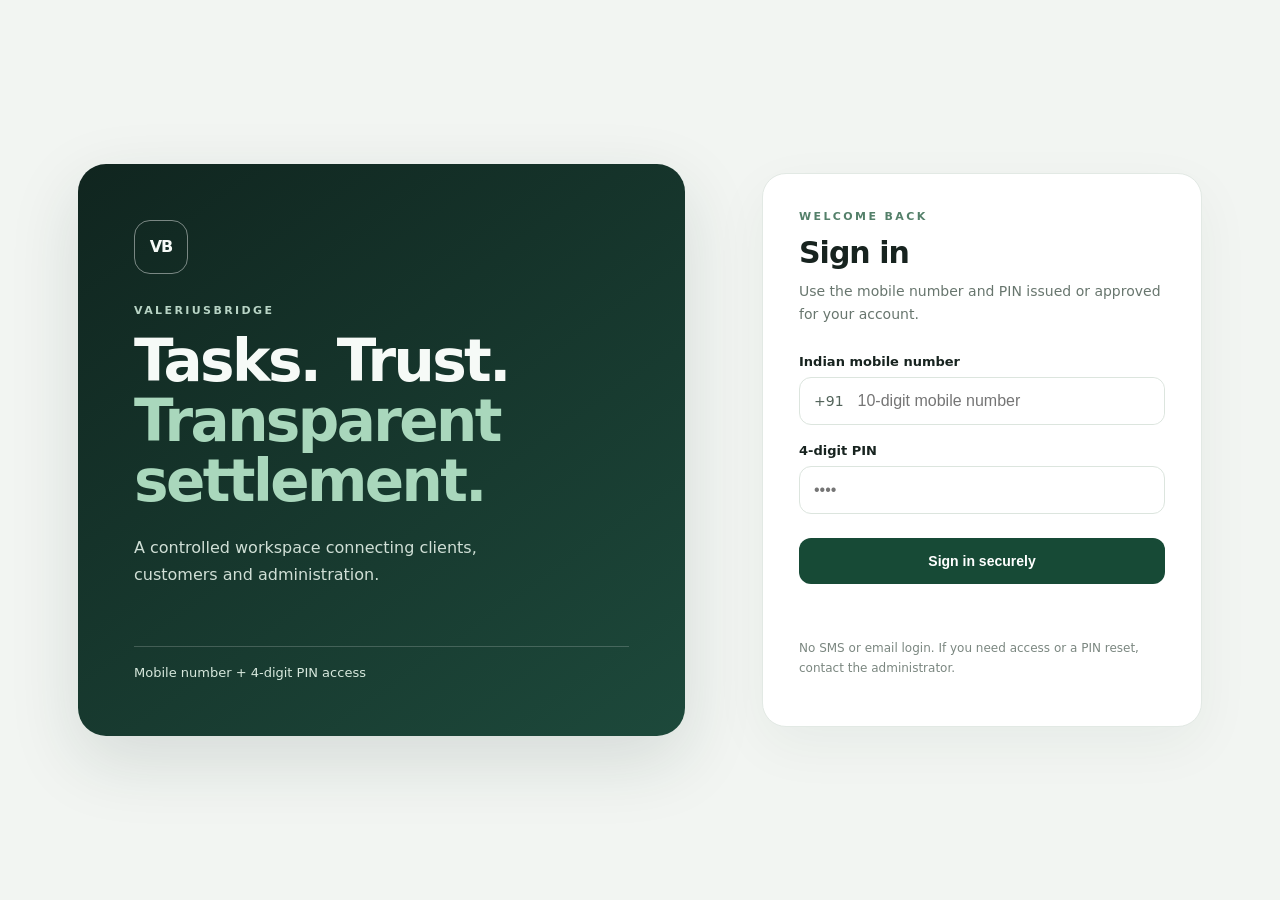
<file: index.html>
<!doctype html>
<html lang="en">
<head>
  <meta charset="UTF-8">
  <meta name="viewport" content="width=device-width, initial-scale=1">
  <meta name="theme-color" content="#10251f">
  <title>ValeriusBridge</title>
  <link rel="stylesheet" href="styles.css">
</head>
<body>
  <main class="shell">
    <section class="brand">
      <div class="mark">VB</div>
      <p class="eyebrow">VALERIUSBRIDGE</p>
      <h1>Tasks. Trust.<br><span>Transparent settlement.</span></h1>
      <p class="sub">A controlled workspace connecting clients, customers and administration.</p>
      <div class="security-note">Mobile number + 4-digit PIN access</div>
    </section>
    <section class="panel" id="login-panel">
      <p class="eyebrow dark">WELCOME BACK</p>
      <h2>Sign in</h2>
      <p class="muted">Use the mobile number and PIN issued or approved for your account.</p>
      <form id="login-form">
        <label for="phone">Indian mobile number</label>
        <div class="phone-wrap"><span>+91</span><input id="phone" inputmode="numeric" autocomplete="tel-national" maxlength="10" placeholder="10-digit mobile number" required></div>
        <label for="pin">4-digit PIN</label>
        <input id="pin" inputmode="numeric" autocomplete="current-password" maxlength="4" pattern="[0-9]{4}" placeholder="••••" required>
        <button id="login-button" type="submit">Sign in securely</button>
        <p id="message" class="message" role="status"></p>
      </form>
      <p class="footnote">No SMS or email login. If you need access or a PIN reset, contact the administrator.</p>
    </section>
    <section class="panel hidden" id="workspace">
      <div class="workspace-head">
        <div><p class="eyebrow dark">YOUR WORKSPACE</p><h2 id="role-title">Account</h2></div>
        <button class="secondary" id="logout-button" type="button">Sign out</button>
      </div>
      <p class="muted">Your session is authenticated. This starter build does not yet expose package, order, wallet or proof-management actions.</p>
      <div class="notice">Next development stage: connect role-specific dashboards and protected backend operations.</div>
    </section>
  </main>
  <script src="app.js"></script>
</body>
</html>
</file>
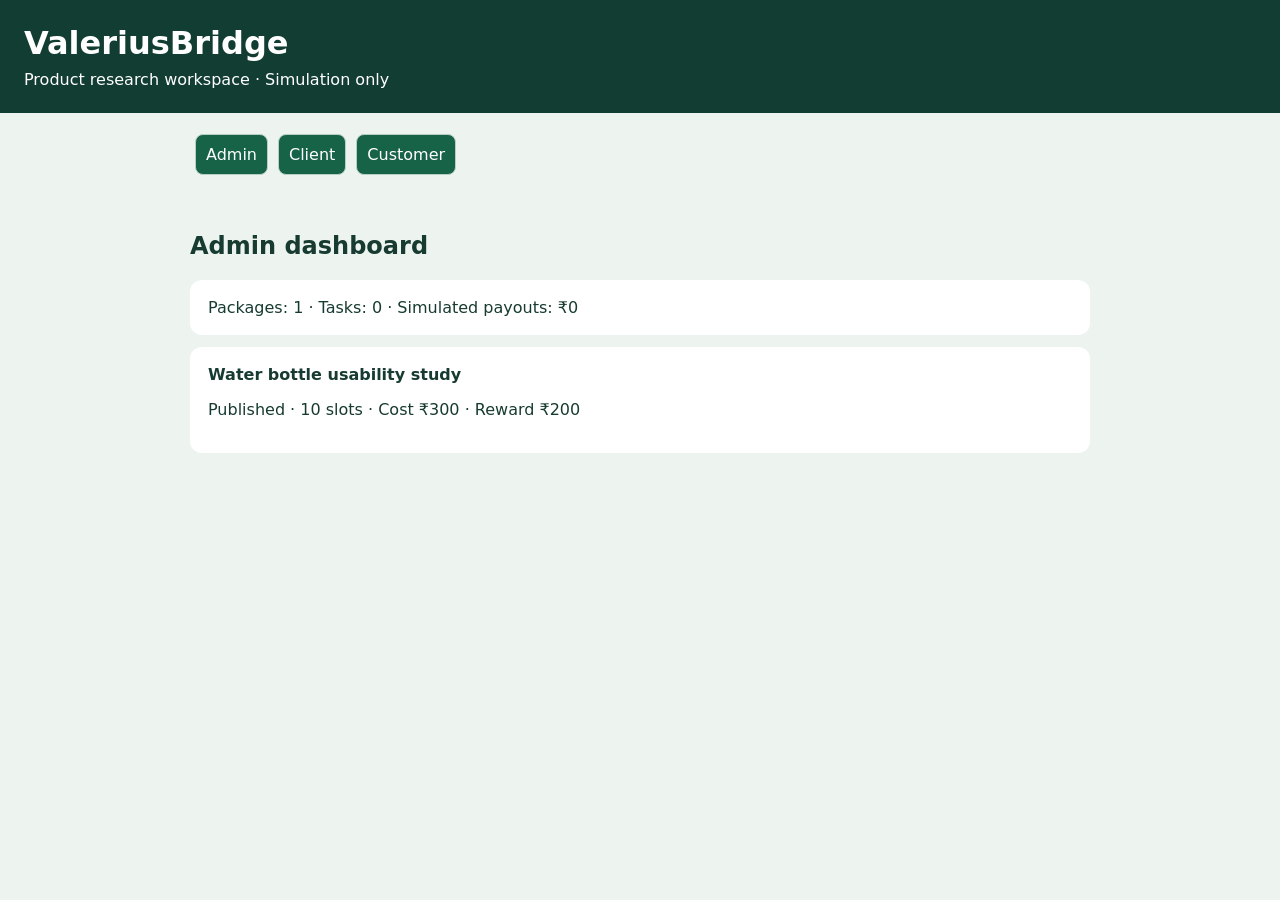
<file: demo.html>
<!doctype html><html lang="en"><meta charset="utf-8"><meta name="viewport" content="width=device-width,initial-scale=1"><title>ValeriusBridge Demo</title><style>body{font:16px system-ui;background:#edf4f0;color:#173b30;margin:0}header{background:#123d32;color:white;padding:24px}main,nav{max-width:900px;margin:auto;padding:16px}button,input,select,textarea{font:inherit;padding:10px;margin:5px;border:1px solid #b7cfc3;border-radius:8px}button{background:#176348;color:white;cursor:pointer}section{background:white;padding:18px;margin:12px 0;border-radius:12px}label{display:block}small{color:#52685d}input,textarea{max-width:90%}h1{margin:0 0 8px}</style><header><h1>ValeriusBridge</h1>Product research workspace · Simulation only</header><nav><button onclick="switchRole('Admin')">Admin</button><button onclick="switchRole('Client')">Client</button><button onclick="switchRole('Customer')">Customer</button></nav><main id="app"></main><script>
let role='Admin',funds=15000,packages=[{name:'Water bottle usability study',price:300,reward:200,size:10,status:'Published'}],orders=[],paid=0,profile={name:'Demo Client',gst:'',address:'',state:'Delhi'};const app=document.getElementById('app'),money=n=>'₹'+n.toLocaleString('en-IN'),esc=s=>String(s).replace(/[&<>"']/g,c=>({'&':'&amp;','<':'&lt;','>':'&gt;','"':'&quot;',"'":'&#39;'}[c])),val=id=>document.getElementById(id).value;function switchRole(r){role=r;render()}function render(){let h='<h2>'+role+' dashboard</h2><section>Packages: '+packages.length+' · Tasks: '+orders.length+' · Simulated payouts: '+money(paid)+'</section>';if(role==='Client')h+='<section><h3>Client wallet: '+money(funds)+'</h3><button onclick="funds+=5000;render()">Add ₹5,000 demo funds</button><h3>Create research package</h3><label>Research name <input id="name"></label><label>Product cost <input id="price" type="number" min="0" value="300"></label><label>Reward <input id="reward" type="number" min="0" value="200"></label><label>Slots <select id="size"><option>10</option><option>25</option><option>50</option></select></label><button onclick="create()">Submit package</button><small>Commission ₹150 per slot (sample)</small></section><section><h3>Sample GST profile</h3><label>Legal name <input id="legal" value="'+esc(profile.name)+'"></label><label>GSTIN <input id="gst" value="'+esc(profile.gst)+'"></label><label>Billing address <input id="address" value="'+esc(profile.address)+'"></label><label>State <input id="state" value="'+esc(profile.state)+'"></label><button onclick="saveProfile()">Save profile</button></section>';packages.forEach((p,i)=>{if(role==='Customer'&&p.status!=='Published')return;h+='<section><b>'+esc(p.name)+'</b><p>'+p.status+' · '+p.size+' slots · Cost '+money(p.price)+' · Reward '+money(p.reward)+'</p>';if(role==='Admin'&&p.status==='Pending')h+='<button onclick="packages['+i+'].status=\'Published\';render()">Publish</button>';if(role==='Customer'&&!orders.some(o=>o.i===i)&&!orders.some(o=>['Accepted','Submitted'].includes(o.status)))h+='<button onclick="accept('+i+')">Accept task</button>';h+='</section>'});orders.forEach((o,i)=>{h+='<section><b>'+esc(packages[o.i].name)+'</b><p>'+o.status+' · Payable '+money(o.amount)+' · Paid '+money(o.paid)+'</p>';if(role==='Customer'&&o.status==='Accepted')h+='<textarea id="proof'+i+'" placeholder="Private research notes"></textarea><button onclick="submitProof('+i+')">Submit proof</button>';if(role==='Admin'&&o.status==='Submitted')h+='<p>'+esc(o.proof)+'</p><button onclick="orders['+i+'].status=\'Approved\';render()">Approve proof</button>';if(role==='Admin'&&o.status==='Approved')h+='<input id="pay'+i+'" type="number" value="'+(o.amount-o.paid)+'"><button onclick="pay('+i+')">Record demo payout</button>';h+='</section>'});app.innerHTML=h}function saveProfile(){profile={name:val('legal'),gst:val('gst'),address:val('address'),state:val('state')};render()}function create(){let name=val('name').trim(),price=Number(val('price')),reward=Number(val('reward')),size=Number(val('size')),total=(price+reward+150)*size;if(!name||!Number.isFinite(total)||price<0||reward<0||total>funds)return alert('Check details and funds');funds-=total;packages.push({name,price,reward,size,status:'Pending'});render()}function accept(i){let p=packages[i];orders.push({i,status:'Accepted',amount:p.price+p.reward,paid:0});render()}function submitProof(i){let proof=val('proof'+i).trim();if(!proof)return alert('Enter notes');orders[i].proof=proof;orders[i].status='Submitted';render()}function pay(i){let o=orders[i],n=Number(val('pay'+i));if(!(n>0&&n<=o.amount-o.paid))return alert('Invalid amount');o.paid+=n;paid+=n;if(o.paid===o.amount)o.status='Paid';render()}render();</script></html>
</file>
<file: styles.css>
*{box-sizing:border-box}body{margin:0;min-height:100vh;background:#f2f5f2;color:#17231f;font-family:Inter,ui-sans-serif,system-ui,-apple-system,BlinkMacSystemFont,"Segoe UI",sans-serif}.shell{min-height:100vh;display:grid;grid-template-columns:1fr 440px;gap:6vw;align-items:center;max-width:1180px;margin:auto;padding:56px 28px}.brand{color:#f6faf7;background:linear-gradient(145deg,#10251f,#1d493b);border-radius:28px;padding:56px;min-height:570px;display:flex;flex-direction:column;justify-content:center;box-shadow:0 24px 70px #17382b22}.mark{width:54px;height:54px;border:1px solid #ffffff70;border-radius:16px;display:grid;place-items:center;font-weight:800;letter-spacing:-1px}.eyebrow{font-size:11px;letter-spacing:2.4px;font-weight:800;color:#b8d4c5;margin:30px 0 14px}.brand h1{font-size:clamp(38px,5vw,58px);line-height:1.04;letter-spacing:-2.6px;margin:0}.brand h1 span{color:#a9d7bc}.sub{max-width:390px;color:#d0dfd6;line-height:1.7;margin-top:22px}.security-note{margin-top:42px;border-top:1px solid #ffffff30;padding-top:18px;color:#d7e8dd;font-size:13px}.panel{background:white;border:1px solid #e2e9e4;border-radius:24px;padding:36px;box-shadow:0 18px 55px #183a2a0d}.eyebrow.dark{color:#54806a;margin:0 0 12px}.panel h2{font-size:30px;letter-spacing:-1px;margin:0 0 10px}.muted{color:#68766e;font-size:14px;line-height:1.65;margin:0 0 28px}label{display:block;font-size:13px;font-weight:700;margin:18px 0 8px}.phone-wrap{display:flex;align-items:center;border:1px solid #dce5de;border-radius:12px;overflow:hidden}.phone-wrap span{padding-left:14px;color:#52635a;font-size:14px}input{width:100%;padding:14px;border:1px solid #dce5de;border-radius:12px;font-size:16px;outline:none;background:#fff;color:#17231f}.phone-wrap input{border:0}.phone-wrap:focus-within,input:focus{border-color:#367b59;box-shadow:0 0 0 3px #367b5918}button{width:100%;margin-top:24px;border:0;border-radius:12px;padding:15px;background:#174a36;color:white;font-weight:750;font-size:14px;cursor:pointer}button:disabled{opacity:.6;cursor:wait}.message{min-height:20px;font-size:13px;color:#a33d35;line-height:1.5}.footnote{font-size:12px;color:#7b8780;line-height:1.6;margin-top:22px}.hidden{display:none}.workspace-head{display:flex;align-items:center;justify-content:space-between;gap:14px}.workspace-head .eyebrow{margin:0 0 8px}.secondary{width:auto;margin:0;background:#edf3ef;color:#244c38;padding:11px 14px}.notice{border:1px solid #dce9df;background:#f4faf5;border-radius:12px;padding:15px;font-size:13px;line-height:1.6;color:#385744}@media(max-width:850px){.shell{grid-template-columns:1fr;max-width:540px;padding:22px 16px;gap:18px}.brand{min-height:300px;padding:30px;border-radius:22px}.brand h1{font-size:40px}.eyebrow{margin-top:20px}.security-note{margin-top:24px}.panel{padding:28px 22px}}
</file>
